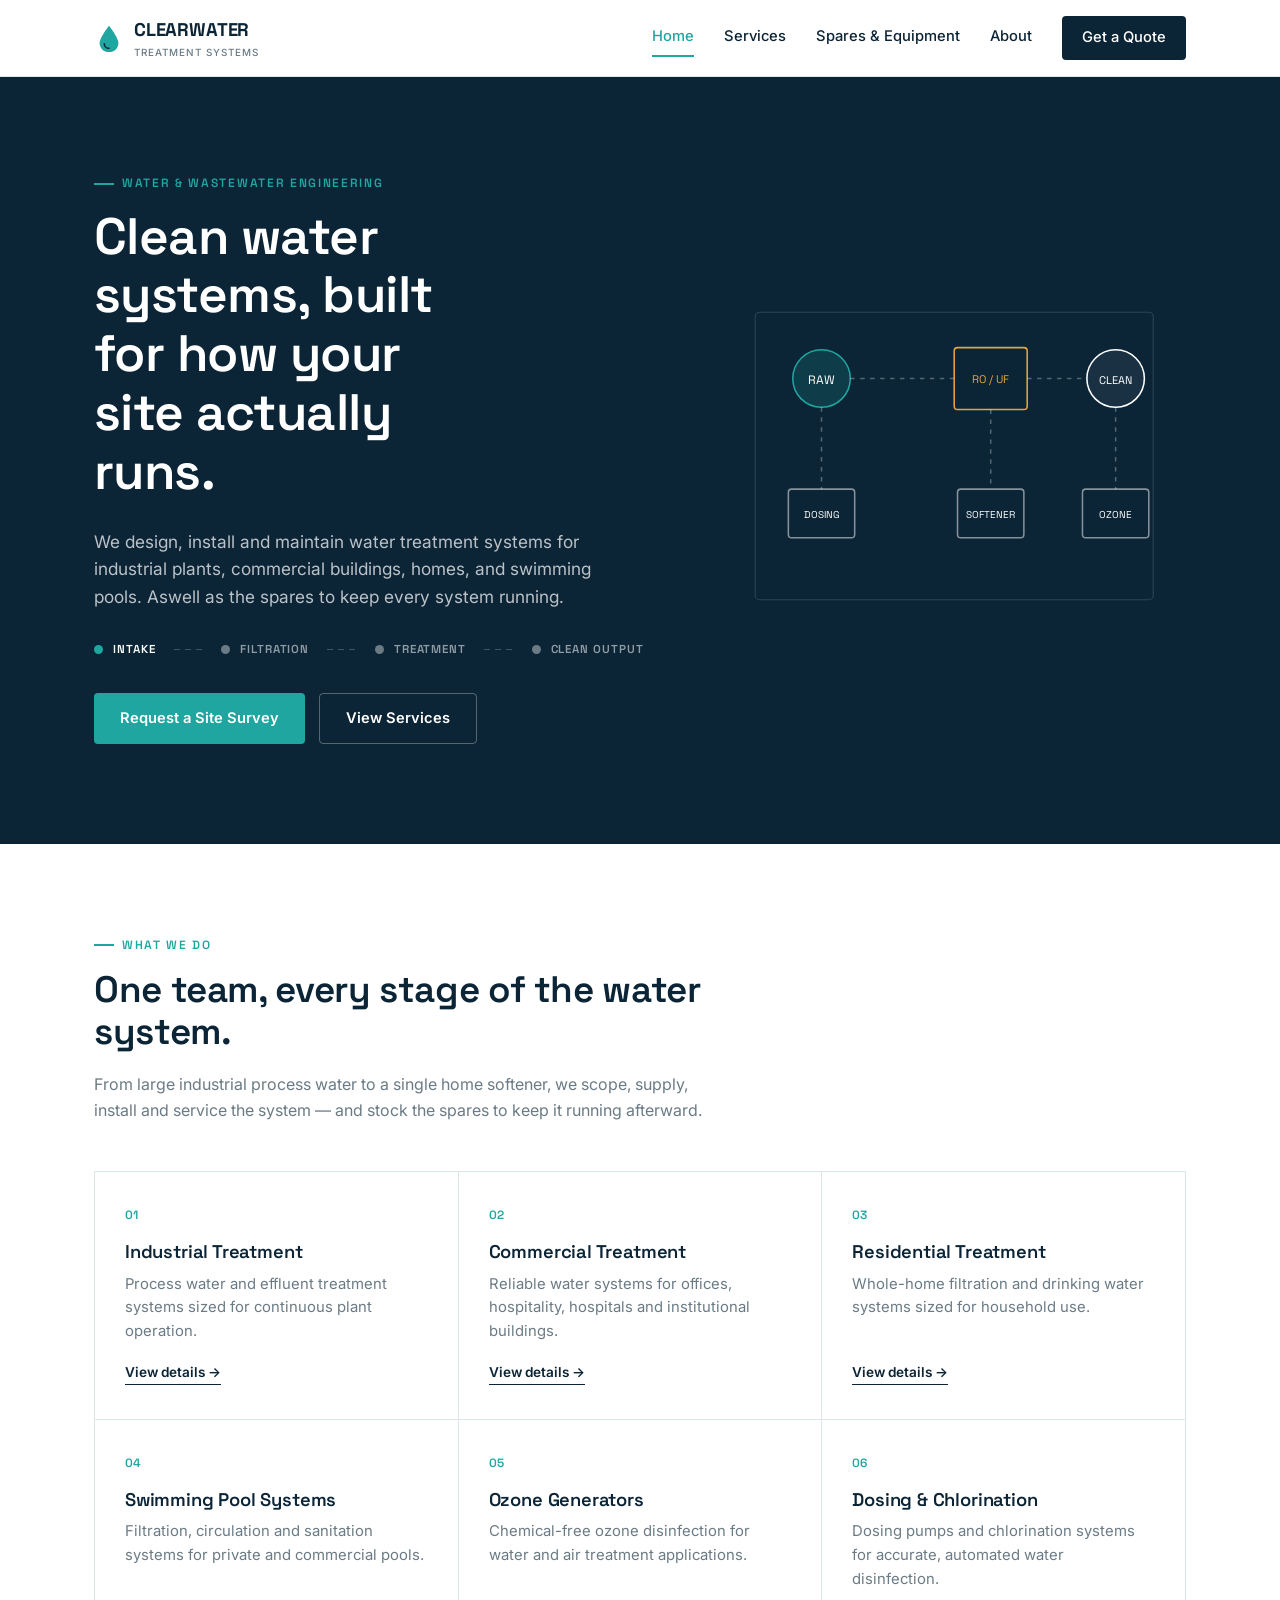
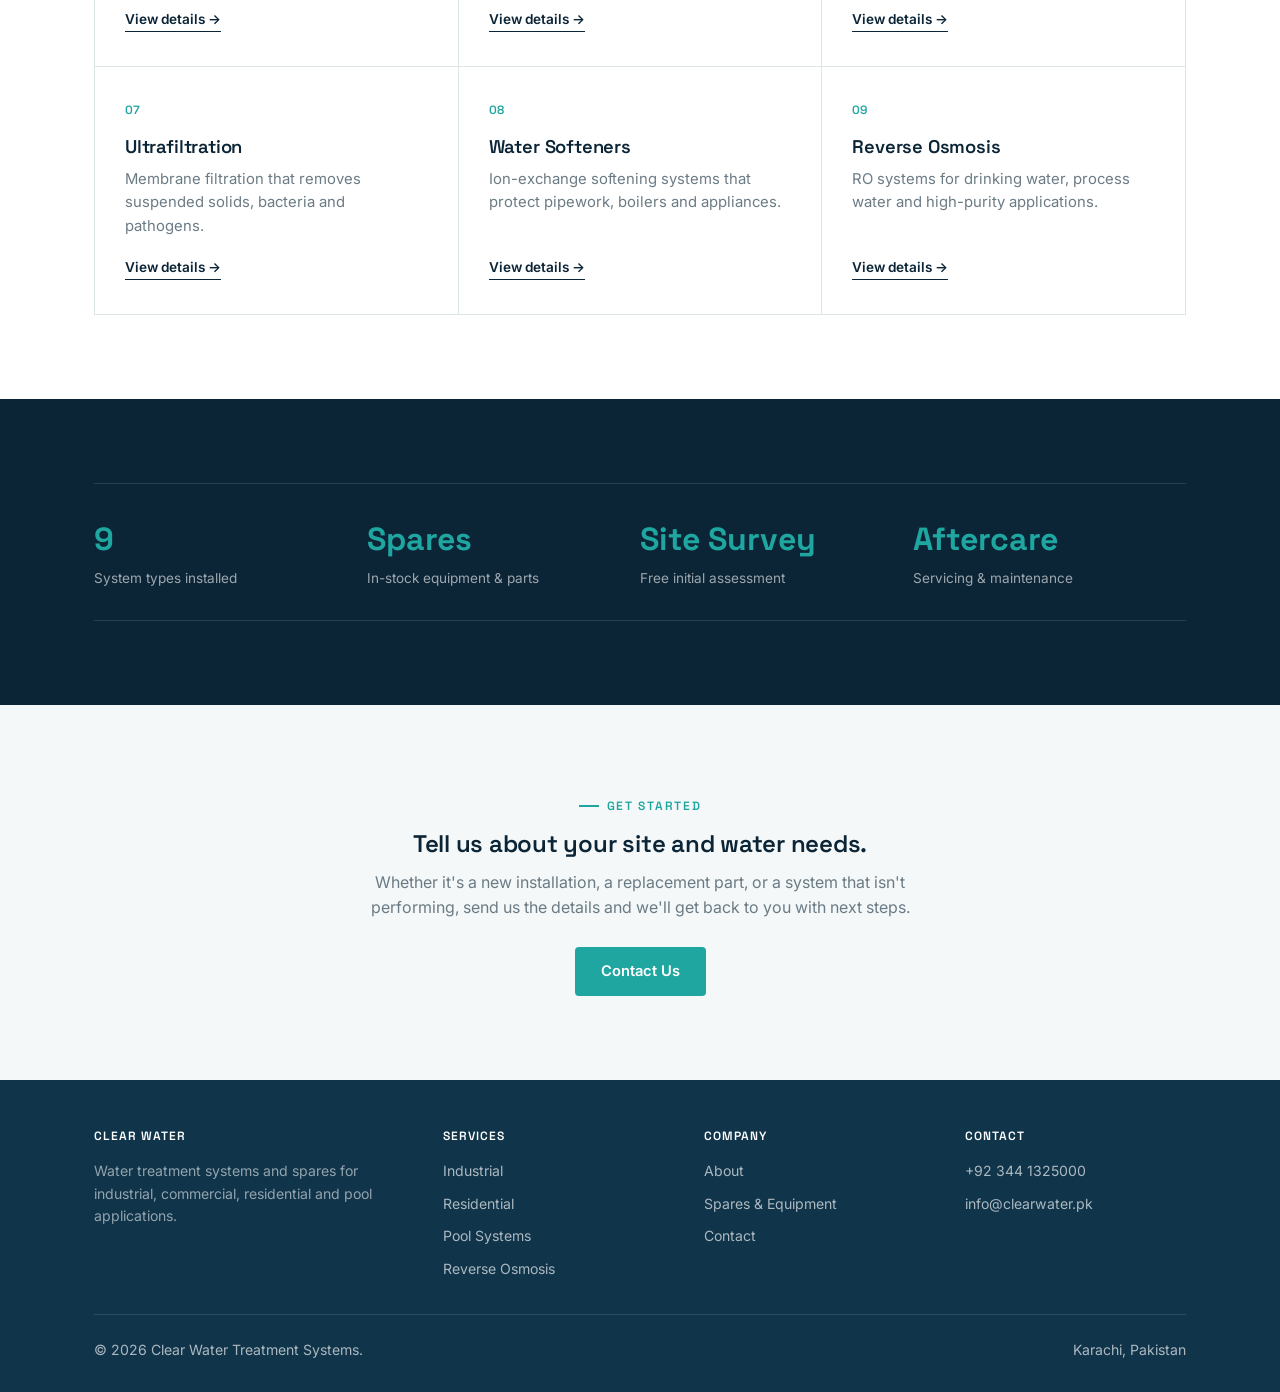
<file: index.html>
<!DOCTYPE html>
<html lang="en">
<head>
<meta charset="UTF-8">
<meta name="viewport" content="width=device-width, initial-scale=1.0">
<title>Home | Clear Water Treatment Systems</title>
<meta name="description" content="Industrial, commercial and residential water treatment systems — RO, ultrafiltration, water softeners, ozone generators, dosing pumps and spares.">
<link rel="preconnect" href="https://fonts.googleapis.com">
<link href="https://fonts.googleapis.com/css2?family=Space+Grotesk:wght@500;600;700&family=Inter:wght@400;500;600&display=swap" rel="stylesheet">
<link rel="stylesheet" href="assets/styles.css">
</head>
<body>

<header class="site-header">
  <div class="wrap">
    <a href="index.html" class="logo">
      <svg class="logo-mark" viewBox="0 0 32 32" fill="none" xmlns="http://www.w3.org/2000/svg">
        <path d="M16 3C16 3 6 15.5 6 21.5C6 27.02 10.48 31 16 31C21.52 31 26 27.02 26 21.5C26 15.5 16 3 16 3Z" fill="#1FA6A0"/>
        <path d="M11 22C11 25 13.2 27 16 27" stroke="#0B2436" stroke-width="1.6" stroke-linecap="round"/>
      </svg>
      <span>CLEARWATER<small>Treatment Systems</small></span>
    </a>
    <nav class="main-nav" id="mainNav">
      <a href="index.html" aria-current="page">Home</a>
      <a href="services.html">Services</a>
      <a href="spares.html">Spares &amp; Equipment</a>
      <a href="about.html">About</a>
      <a href="contact.html" class="nav-cta">Get a Quote</a>
    </nav>
    <button class="nav-toggle" aria-label="Toggle menu" aria-expanded="false">
      <span></span><span></span><span></span>
    </button>
  </div>
</header>

<section class="hero">
  <div class="wrap hero-grid">
    <div>
      <p class="eyebrow">Water &amp; Wastewater Engineering</p>
      <h1>Clean water systems, built for how your site actually runs.</h1>
      <p class="lead">We design, install and maintain water treatment systems for industrial plants, commercial buildings, homes, and swimming pools. Aswell as the spares to keep every system running.</p>

      <div class="flow-stages" aria-hidden="true">
        <div class="flow-stage is-active"><span class="dot"></span><span>Intake</span></div>
        <div class="flow-connector"></div>
        <div class="flow-stage"><span class="dot"></span><span>Filtration</span></div>
        <div class="flow-connector"></div>
        <div class="flow-stage"><span class="dot"></span><span>Treatment</span></div>
        <div class="flow-connector"></div>
        <div class="flow-stage"><span class="dot"></span><span>Clean Output</span></div>
      </div>

      <div class="btn-row">
        <a href="contact.html" class="btn btn-primary">Request a Site Survey</a>
        <a href="services.html" class="btn btn-ghost">View Services</a>
      </div>
    </div>

    <svg class="hero-diagram" viewBox="0 0 420 340" xmlns="http://www.w3.org/2000/svg">
      <rect x="30" y="40" width="360" height="260" rx="4" fill="none" stroke="rgba(255,255,255,0.14)"/>
      <circle cx="90" cy="100" r="26" fill="rgba(31,166,160,0.18)"/>
      <circle cx="90" cy="100" r="26" stroke="#1FA6A0" stroke-width="1.4" fill="none"/>
      <text x="90" y="105" fill="#fff" font-family="Space Grotesk, sans-serif" font-size="11" text-anchor="middle">RAW</text>
      <path d="M116 100 H 210" stroke="rgba(255,255,255,0.3)" stroke-width="1.4" stroke-dasharray="4 5"/>
      <rect x="210" y="72" width="66" height="56" rx="3" fill="none" stroke="#E8A33D" stroke-width="1.4"/>
      <text x="243" y="104" fill="#E8A33D" font-family="Space Grotesk, sans-serif" font-size="10" text-anchor="middle">RO / UF</text>
      <path d="M276 100 H 330" stroke="rgba(255,255,255,0.3)" stroke-width="1.4" stroke-dasharray="4 5"/>
      <circle cx="356" cy="100" r="26" fill="rgba(255,255,255,0.06)"/>
      <circle cx="356" cy="100" r="26" stroke="#fff" stroke-width="1.4" fill="none"/>
      <text x="356" y="105" fill="#fff" font-family="Space Grotesk, sans-serif" font-size="10" text-anchor="middle">CLEAN</text>

      <path d="M90 126 V 200" stroke="rgba(255,255,255,0.3)" stroke-width="1.4" stroke-dasharray="4 5"/>
      <rect x="60" y="200" width="60" height="44" rx="3" fill="none" stroke="rgba(255,255,255,0.5)" stroke-width="1.4"/>
      <text x="90" y="226" fill="#fff" font-family="Space Grotesk, sans-serif" font-size="9" text-anchor="middle">DOSING</text>

      <path d="M243 128 V 200" stroke="rgba(255,255,255,0.3)" stroke-width="1.4" stroke-dasharray="4 5"/>
      <rect x="213" y="200" width="60" height="44" rx="3" fill="none" stroke="rgba(255,255,255,0.5)" stroke-width="1.4"/>
      <text x="243" y="226" fill="#fff" font-family="Space Grotesk, sans-serif" font-size="9" text-anchor="middle">SOFTENER</text>

      <path d="M356 126 V 200" stroke="rgba(255,255,255,0.3)" stroke-width="1.4" stroke-dasharray="4 5"/>
      <rect x="326" y="200" width="60" height="44" rx="3" fill="none" stroke="rgba(255,255,255,0.5)" stroke-width="1.4"/>
      <text x="356" y="226" fill="#fff" font-family="Space Grotesk, sans-serif" font-size="9" text-anchor="middle">OZONE</text>
    </svg>
  </div>
</section>

<section class="section-light">
  <div class="wrap">
    <div class="section-head">
      <p class="eyebrow">What We Do</p>
      <h2>One team, every stage of the water system.</h2>
      <p>From large industrial process water to a single home softener, we scope, supply, install and service the system — and stock the spares to keep it running afterward.</p>
    </div>

    <div class="svc-grid">
      <div class="svc-card">
        <span class="num">01</span>
        <h3>Industrial Treatment</h3>
        <p>Process water and effluent treatment systems sized for continuous plant operation.</p>
        <a class="more" href="services.html#industrial">View details →</a>
      </div>
      <div class="svc-card">
        <span class="num">02</span>
        <h3>Commercial Treatment</h3>
        <p>Reliable water systems for offices, hospitality, hospitals and institutional buildings.</p>
        <a class="more" href="services.html#commercial">View details →</a>
      </div>
      <div class="svc-card">
        <span class="num">03</span>
        <h3>Residential Treatment</h3>
        <p>Whole-home filtration and drinking water systems sized for household use.</p>
        <a class="more" href="services.html#residential">View details →</a>
      </div>
      <div class="svc-card">
        <span class="num">04</span>
        <h3>Swimming Pool Systems</h3>
        <p>Filtration, circulation and sanitation systems for private and commercial pools.</p>
        <a class="more" href="services.html#pool">View details →</a>
      </div>
      <div class="svc-card">
        <span class="num">05</span>
        <h3>Ozone Generators</h3>
        <p>Chemical-free ozone disinfection for water and air treatment applications.</p>
        <a class="more" href="services.html#ozone">View details →</a>
      </div>
      <div class="svc-card">
        <span class="num">06</span>
        <h3>Dosing &amp; Chlorination</h3>
        <p>Dosing pumps and chlorination systems for accurate, automated water disinfection.</p>
        <a class="more" href="services.html#dosing">View details →</a>
      </div>
      <div class="svc-card">
        <span class="num">07</span>
        <h3>Ultrafiltration</h3>
        <p>Membrane filtration that removes suspended solids, bacteria and pathogens.</p>
        <a class="more" href="services.html#uf">View details →</a>
      </div>
      <div class="svc-card">
        <span class="num">08</span>
        <h3>Water Softeners</h3>
        <p>Ion-exchange softening systems that protect pipework, boilers and appliances.</p>
        <a class="more" href="services.html#softener">View details →</a>
      </div>
      <div class="svc-card">
        <span class="num">09</span>
        <h3>Reverse Osmosis</h3>
        <p>RO systems for drinking water, process water and high-purity applications.</p>
        <a class="more" href="services.html#ro">View details →</a>
      </div>
    </div>
  </div>
</section>

<section class="section-dark">
  <div class="wrap">
    <div class="stats">
      <div class="stat"><b>9</b><span>System types installed</span></div>
      <div class="stat"><b>Spares</b><span>In-stock equipment &amp; parts</span></div>
      <div class="stat"><b>Site Survey</b><span>Free initial assessment</span></div>
      <div class="stat"><b>Aftercare</b><span>Servicing &amp; maintenance</span></div>
    </div>
  </div>
</section>

<section class="section-mist">
  <div class="wrap" style="text-align:center; max-width:640px; margin:0 auto;">
    <p class="eyebrow" style="justify-content:center;">Get Started</p>
    <h2>Tell us about your site and water needs.</h2>
    <p>Whether it's a new installation, a replacement part, or a system that isn't performing, send us the details and we'll get back to you with next steps.</p>
    <a href="contact.html" class="btn btn-primary" style="margin-top:10px;">Contact Us</a>
  </div>
</section>

<footer class="site-footer">
  <div class="wrap">
    <div class="footer-grid">
      <div>
        <h4>Clear Water</h4>
        <p style="color:rgba(255,255,255,0.55); font-size:0.88rem; max-width:32ch;">Water treatment systems and spares for industrial, commercial, residential and pool applications.</p>
      </div>
      <div>
        <h4>Services</h4>
        <ul>
          <li><a href="services.html#industrial">Industrial</a></li>
          <li><a href="services.html#residential">Residential</a></li>
          <li><a href="services.html#pool">Pool Systems</a></li>
          <li><a href="services.html#ro">Reverse Osmosis</a></li>
        </ul>
      </div>
      <div>
        <h4>Company</h4>
        <ul>
          <li><a href="about.html">About</a></li>
          <li><a href="spares.html">Spares &amp; Equipment</a></li>
          <li><a href="contact.html">Contact</a></li>
        </ul>
      </div>
      <div>
        <h4>Contact</h4>
        <ul>
          <li><a href="tel:+920000000000">+92 344 1325000</a></li>
          <li><a href="mailto:info@yourdomain.com">info@clearwater.pk</a></li>
        </ul>
      </div>
    </div>
    <div class="footer-bottom">
      <span>© 2026 Clear Water Treatment Systems.</span>
      <span>Karachi, Pakistan</span>
    </div>
  </div>
</footer>

<script src="assets/script.js"></script>
</body>
</html>
</file>
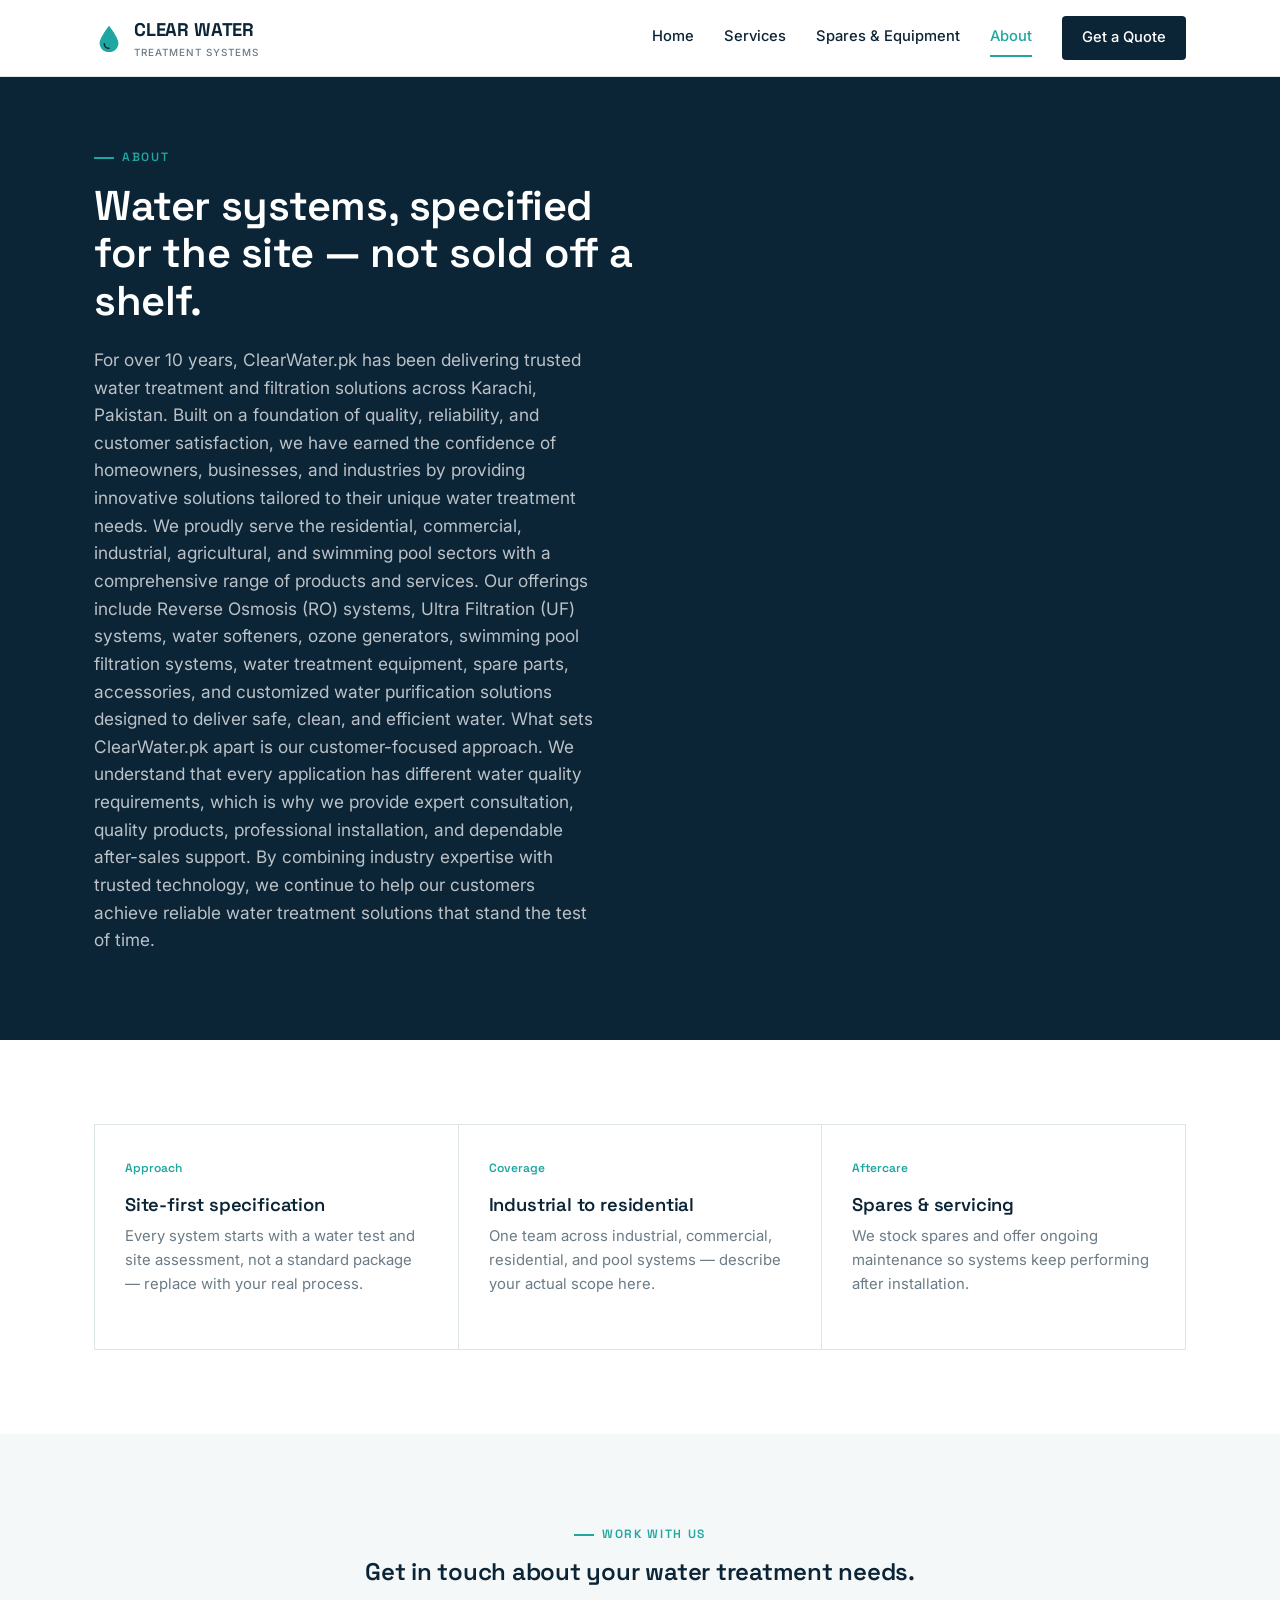
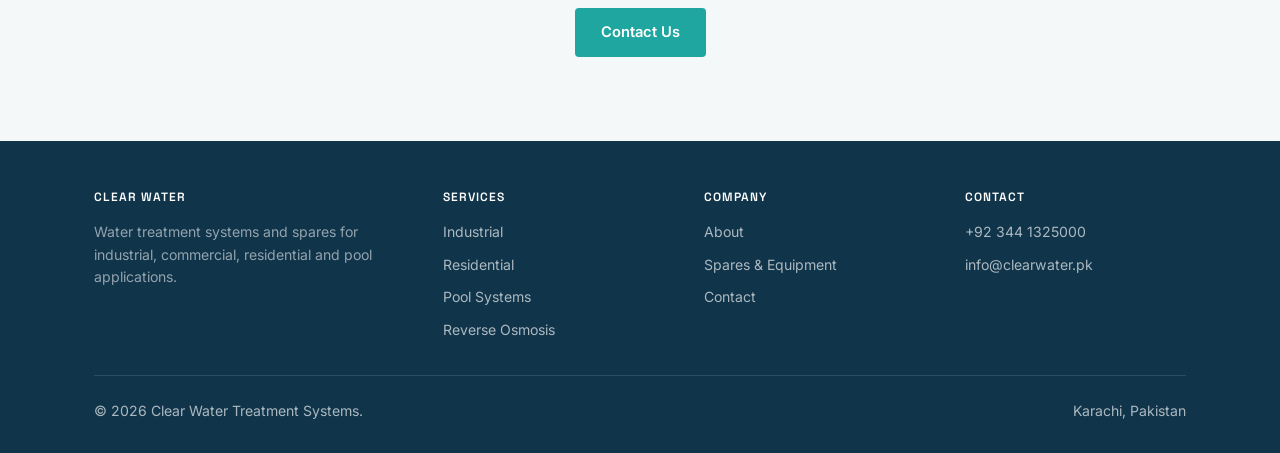
<file: about.html>
<!DOCTYPE html>
<html lang="en">
<head>
<meta charset="UTF-8">
<meta name="viewport" content="width=device-width, initial-scale=1.0">
<title>About | Clear Water Treatment Systems</title>
<meta name="description" content="About Aqualine — water treatment system design, installation and servicing.">
<link rel="preconnect" href="https://fonts.googleapis.com">
<link href="https://fonts.googleapis.com/css2?family=Space+Grotesk:wght@500;600;700&family=Inter:wght@400;500;600&display=swap" rel="stylesheet">
<link rel="stylesheet" href="assets/styles.css">
</head>
<body>

<header class="site-header">
  <div class="wrap">
    <a href="index.html" class="logo">
      <svg class="logo-mark" viewBox="0 0 32 32" fill="none" xmlns="http://www.w3.org/2000/svg">
        <path d="M16 3C16 3 6 15.5 6 21.5C6 27.02 10.48 31 16 31C21.52 31 26 27.02 26 21.5C26 15.5 16 3 16 3Z" fill="#1FA6A0"/>
        <path d="M11 22C11 25 13.2 27 16 27" stroke="#0B2436" stroke-width="1.6" stroke-linecap="round"/>
      </svg>
      <span>CLEAR WATER<small>Treatment Systems</small></span>
    </a>
    <nav class="main-nav" id="mainNav">
      <a href="index.html">Home</a>
      <a href="services.html">Services</a>
      <a href="spares.html">Spares &amp; Equipment</a>
      <a href="about.html" aria-current="page">About</a>
      <a href="contact.html" class="nav-cta">Get a Quote</a>
    </nav>
    <button class="nav-toggle" aria-label="Toggle menu" aria-expanded="false">
      <span></span><span></span><span></span>
    </button>
  </div>
</header>

<section class="hero" style="padding:64px 0 56px;">
  <div class="wrap">
    <p class="eyebrow">About</p>
    <h1 style="max-width:20ch; font-size:clamp(1.9rem,3.4vw,2.6rem);">Water systems, specified for the site — not sold off a shelf.</h1>
    <p class="lead">For over 10 years, ClearWater.pk has been delivering trusted water treatment and filtration solutions across Karachi, Pakistan. Built on a foundation of quality, reliability, and customer satisfaction, we have earned the confidence of homeowners, businesses, and industries by providing innovative solutions tailored to their unique water treatment needs.

We proudly serve the residential, commercial, industrial, agricultural, and swimming pool sectors with a comprehensive range of products and services. Our offerings include Reverse Osmosis (RO) systems, Ultra Filtration (UF) systems, water softeners, ozone generators, swimming pool filtration systems, water treatment equipment, spare parts, accessories, and customized water purification solutions designed to deliver safe, clean, and efficient water.

What sets ClearWater.pk apart is our customer-focused approach. We understand that every application has different water quality requirements, which is why we provide expert consultation, quality products, professional installation, and dependable after-sales support. By combining industry expertise with trusted technology, we continue to help our customers achieve reliable water treatment solutions that stand the test of time.</p>
  </div>
</section>

<section class="section-light">
  <div class="wrap">
    <div class="svc-grid" style="grid-template-columns:repeat(3,1fr);">
      <div class="svc-card">
        <span class="num">Approach</span>
        <h3>Site-first specification</h3>
        <p>Every system starts with a water test and site assessment, not a standard package — replace with your real process.</p>
      </div>
      <div class="svc-card">
        <span class="num">Coverage</span>
        <h3>Industrial to residential</h3>
        <p>One team across industrial, commercial, residential, and pool systems — describe your actual scope here.</p>
      </div>
      <div class="svc-card">
        <span class="num">Aftercare</span>
        <h3>Spares &amp; servicing</h3>
        <p>We stock spares and offer ongoing maintenance so systems keep performing after installation.</p>
      </div>
    </div>
  </div>
</section>

<section class="section-mist">
  <div class="wrap" style="text-align:center; max-width:640px; margin:0 auto;">
    <p class="eyebrow" style="justify-content:center;">Work With Us</p>
    <h2>Get in touch about your water treatment needs.</h2>
    <a href="contact.html" class="btn btn-primary" style="margin-top:10px;">Contact Us</a>
  </div>
</section>

<footer class="site-footer">
  <div class="wrap">
    <div class="footer-grid">
      <div>
        <h4>Clear Water</h4>
        <p style="color:rgba(255,255,255,0.55); font-size:0.88rem; max-width:32ch;">Water treatment systems and spares for industrial, commercial, residential and pool applications.</p>
      </div>
      <div>
        <h4>Services</h4>
        <ul>
          <li><a href="services.html#industrial">Industrial</a></li>
          <li><a href="services.html#residential">Residential</a></li>
          <li><a href="services.html#pool">Pool Systems</a></li>
          <li><a href="services.html#ro">Reverse Osmosis</a></li>
        </ul>
      </div>
      <div>
        <h4>Company</h4>
        <ul>
          <li><a href="about.html">About</a></li>
          <li><a href="spares.html">Spares &amp; Equipment</a></li>
          <li><a href="contact.html">Contact</a></li>
        </ul>
      </div>
      <div>
        <h4>Contact</h4>
        <ul>
          <li><a href="tel:+920000000000">+92 344 1325000</a></li>
          <li><a href="mailto:info@yourdomain.com">info@clearwater.pk</a></li>
        </ul>
      </div>
    </div>
    <div class="footer-bottom">
      <span>© 2026 Clear Water Treatment Systems.</span>
      <span>Karachi, Pakistan</span>
    </div>
  </div>
</footer>

<script src="assets/script.js"></script>
</body>
</html>
</file>
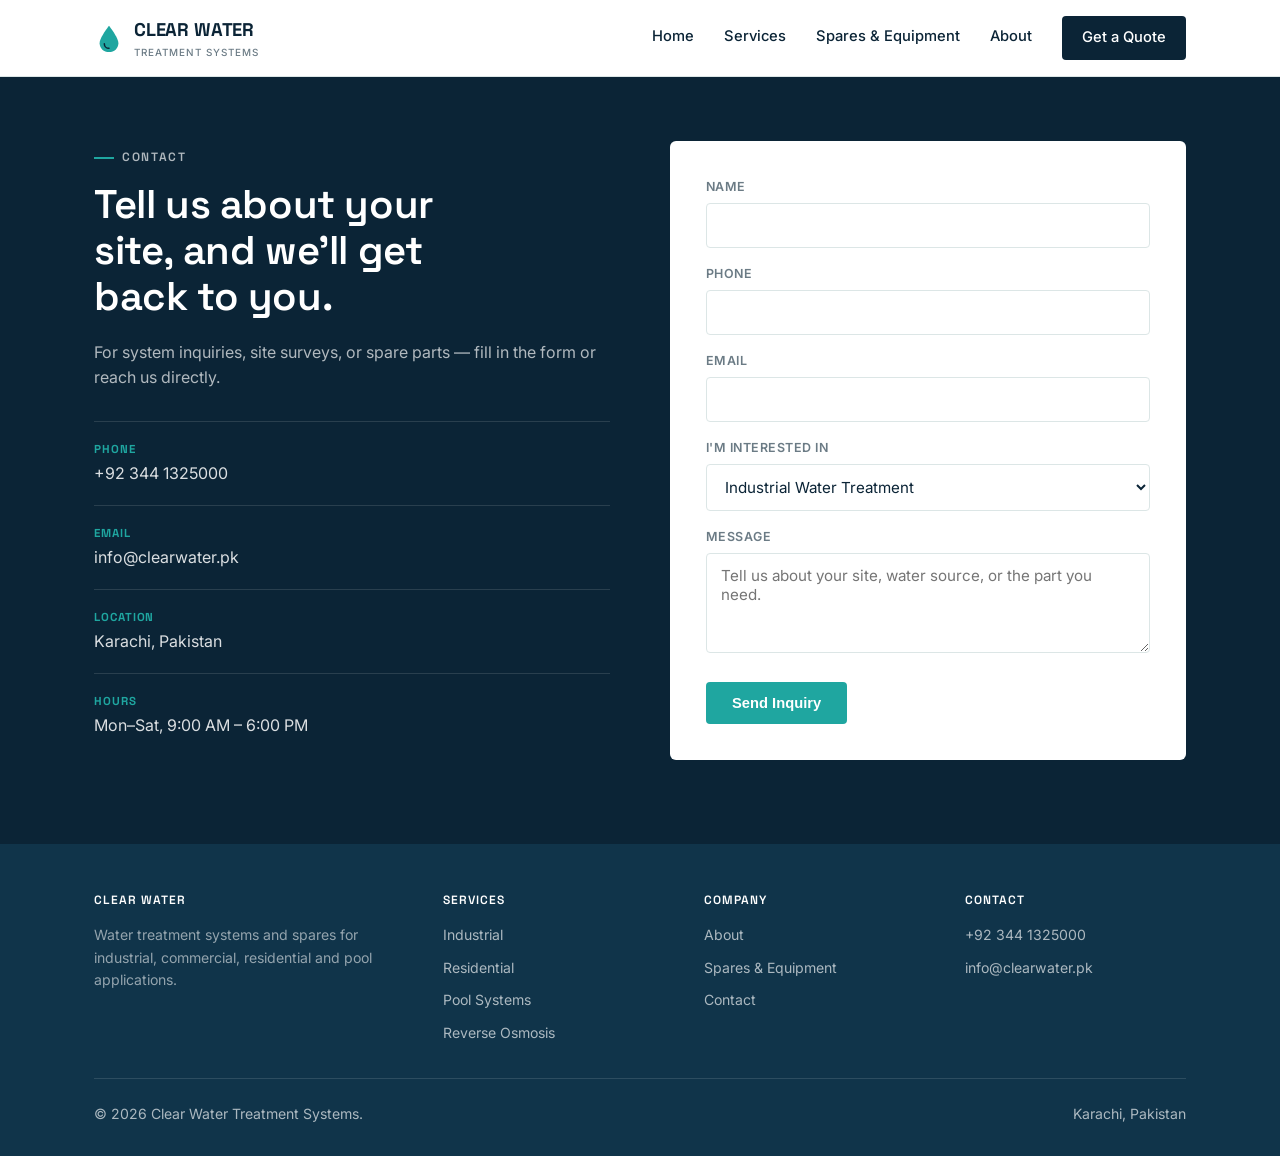
<file: contact.html>
<!DOCTYPE html>
<html lang="en">
<head>
<meta charset="UTF-8">
<meta name="viewport" content="width=device-width, initial-scale=1.0">
<title>Contact | Clear Water Treatment Systems</title>
<meta name="description" content="Get in touch for a site survey, quote, or spare parts inquiry.">
<link rel="preconnect" href="https://fonts.googleapis.com">
<link href="https://fonts.googleapis.com/css2?family=Space+Grotesk:wght@500;600;700&family=Inter:wght@400;500;600&display=swap" rel="stylesheet">
<link rel="stylesheet" href="assets/styles.css">
</head>
<body>

<header class="site-header">
  <div class="wrap">
    <a href="index.html" class="logo">
      <svg class="logo-mark" viewBox="0 0 32 32" fill="none" xmlns="http://www.w3.org/2000/svg">
        <path d="M16 3C16 3 6 15.5 6 21.5C6 27.02 10.48 31 16 31C21.52 31 26 27.02 26 21.5C26 15.5 16 3 16 3Z" fill="#1FA6A0"/>
        <path d="M11 22C11 25 13.2 27 16 27" stroke="#0B2436" stroke-width="1.6" stroke-linecap="round"/>
      </svg>
      <span>CLEAR WATER<small>Treatment Systems</small></span>
    </a>
    <nav class="main-nav" id="mainNav">
      <a href="index.html">Home</a>
      <a href="services.html">Services</a>
      <a href="spares.html">Spares &amp; Equipment</a>
      <a href="about.html">About</a>
      <a href="contact.html" class="nav-cta" aria-current="page">Get a Quote</a>
    </nav>
    <button class="nav-toggle" aria-label="Toggle menu" aria-expanded="false">
      <span></span><span></span><span></span>
    </button>
  </div>
</header>

<section class="section-dark" style="padding-top:64px;">
  <div class="wrap contact-grid">
    <div>
      <p class="eyebrow">Contact</p>
      <h1 style="color:#fff; font-size:clamp(1.9rem,3.4vw,2.5rem); max-width:16ch;">Tell us about your site, and we'll get back to you.</h1>
      <p>For system inquiries, site surveys, or spare parts — fill in the form or reach us directly.</p>

      <ul class="contact-list">
        <li><b>Phone</b><span><a href="tel:+920000000000">+92 344 1325000</a></span></li>
        <li><b>Email</b><span><a href="mailto:info@yourdomain.com">info@clearwater.pk</a></span></li>
        <li><b>Location</b><span>Karachi, Pakistan</span></li>
        <li><b>Hours</b><span>Mon–Sat, 9:00 AM – 6:00 PM</span></li>
      </ul>
    </div>

    <div style="background:#fff; padding:36px; border-radius:6px;">
      <form class="inquiry" action="#" method="POST">
        <div>
          <label for="name">Name</label>
          <input type="text" id="name" name="name" required>
        </div>
        <div>
          <label for="phone">Phone</label>
          <input type="tel" id="phone" name="phone" required>
        </div>
        <div>
          <label for="email">Email</label>
          <input type="email" id="email" name="email">
        </div>
        <div>
          <label for="interest">I'm interested in</label>
          <select id="interest" name="interest">
            <option>Industrial Water Treatment</option>
            <option>Commercial Water Treatment</option>
            <option>Residential Water Treatment</option>
            <option>Swimming Pool Systems</option>
            <option>Ozone Generators</option>
            <option>Dosing Pumps / Chlorination</option>
            <option>Ultrafiltration</option>
            <option>Water Softeners</option>
            <option>Reverse Osmosis</option>
            <option>Spares / Equipment</option>
            <option>Other</option>
          </select>
        </div>
        <div>
          <label for="message">Message</label>
          <textarea id="message" name="message" placeholder="Tell us about your site, water source, or the part you need."></textarea>
        </div>
        <button type="submit" class="btn btn-primary">Send Inquiry</button>
      </form>
    </div>
  </div>
</section>

<footer class="site-footer">
  <div class="wrap">
    <div class="footer-grid">
      <div>
        <h4>Clear Water</h4>
        <p style="color:rgba(255,255,255,0.55); font-size:0.88rem; max-width:32ch;">Water treatment systems and spares for industrial, commercial, residential and pool applications.</p>
      </div>
      <div>
        <h4>Services</h4>
        <ul>
          <li><a href="services.html#industrial">Industrial</a></li>
          <li><a href="services.html#residential">Residential</a></li>
          <li><a href="services.html#pool">Pool Systems</a></li>
          <li><a href="services.html#ro">Reverse Osmosis</a></li>
        </ul>
      </div>
      <div>
        <h4>Company</h4>
        <ul>
          <li><a href="about.html">About</a></li>
          <li><a href="spares.html">Spares &amp; Equipment</a></li>
          <li><a href="contact.html">Contact</a></li>
        </ul>
      </div>
      <div>
        <h4>Contact</h4>
        <ul>
          <li><a href="tel:+920000000000">+92 344 1325000</a></li>
          <li><a href="mailto:info@yourdomain.com">info@clearwater.pk</a></li>
        </ul>
      </div>
    </div>
    <div class="footer-bottom">
      <span>© 2026 Clear Water Treatment Systems.</span>
      <span>Karachi, Pakistan</span>
    </div>
  </div>
</footer>

<script src="assets/script.js"></script>
</body>
</html>
</file>
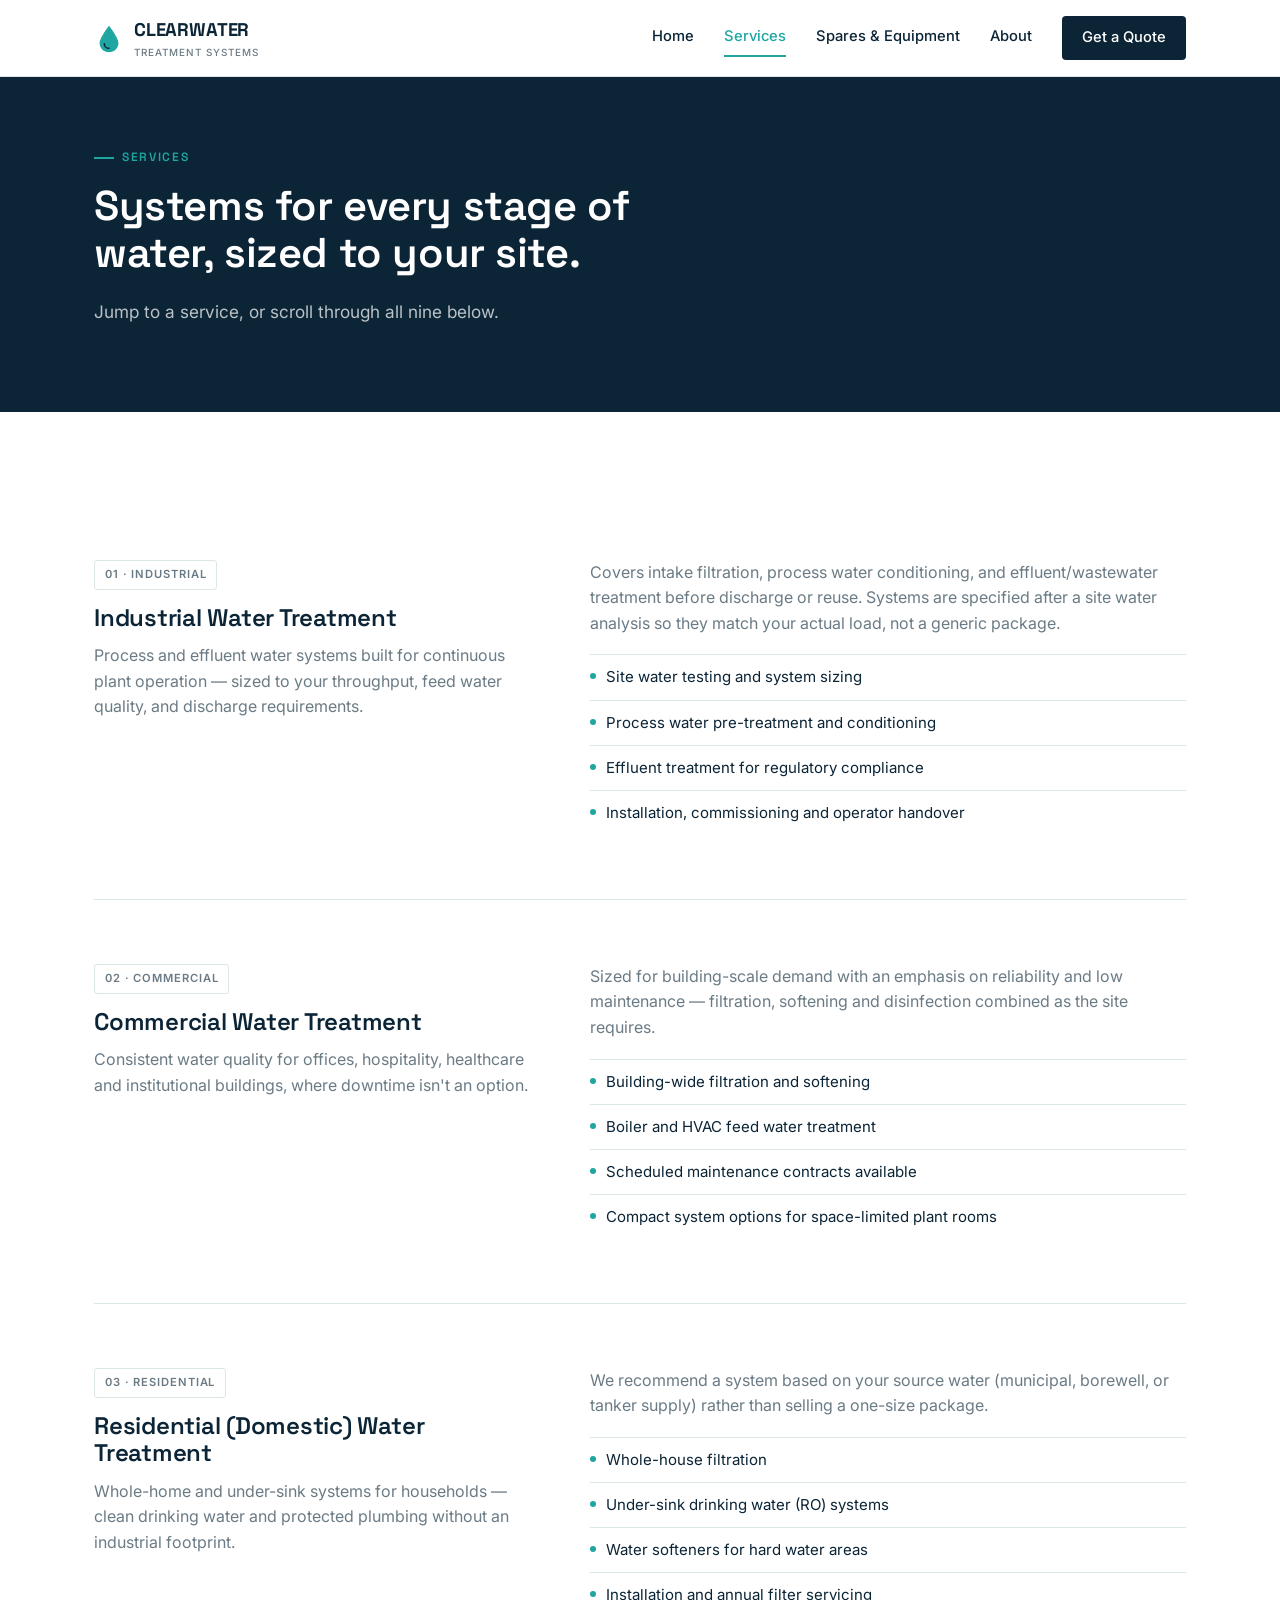
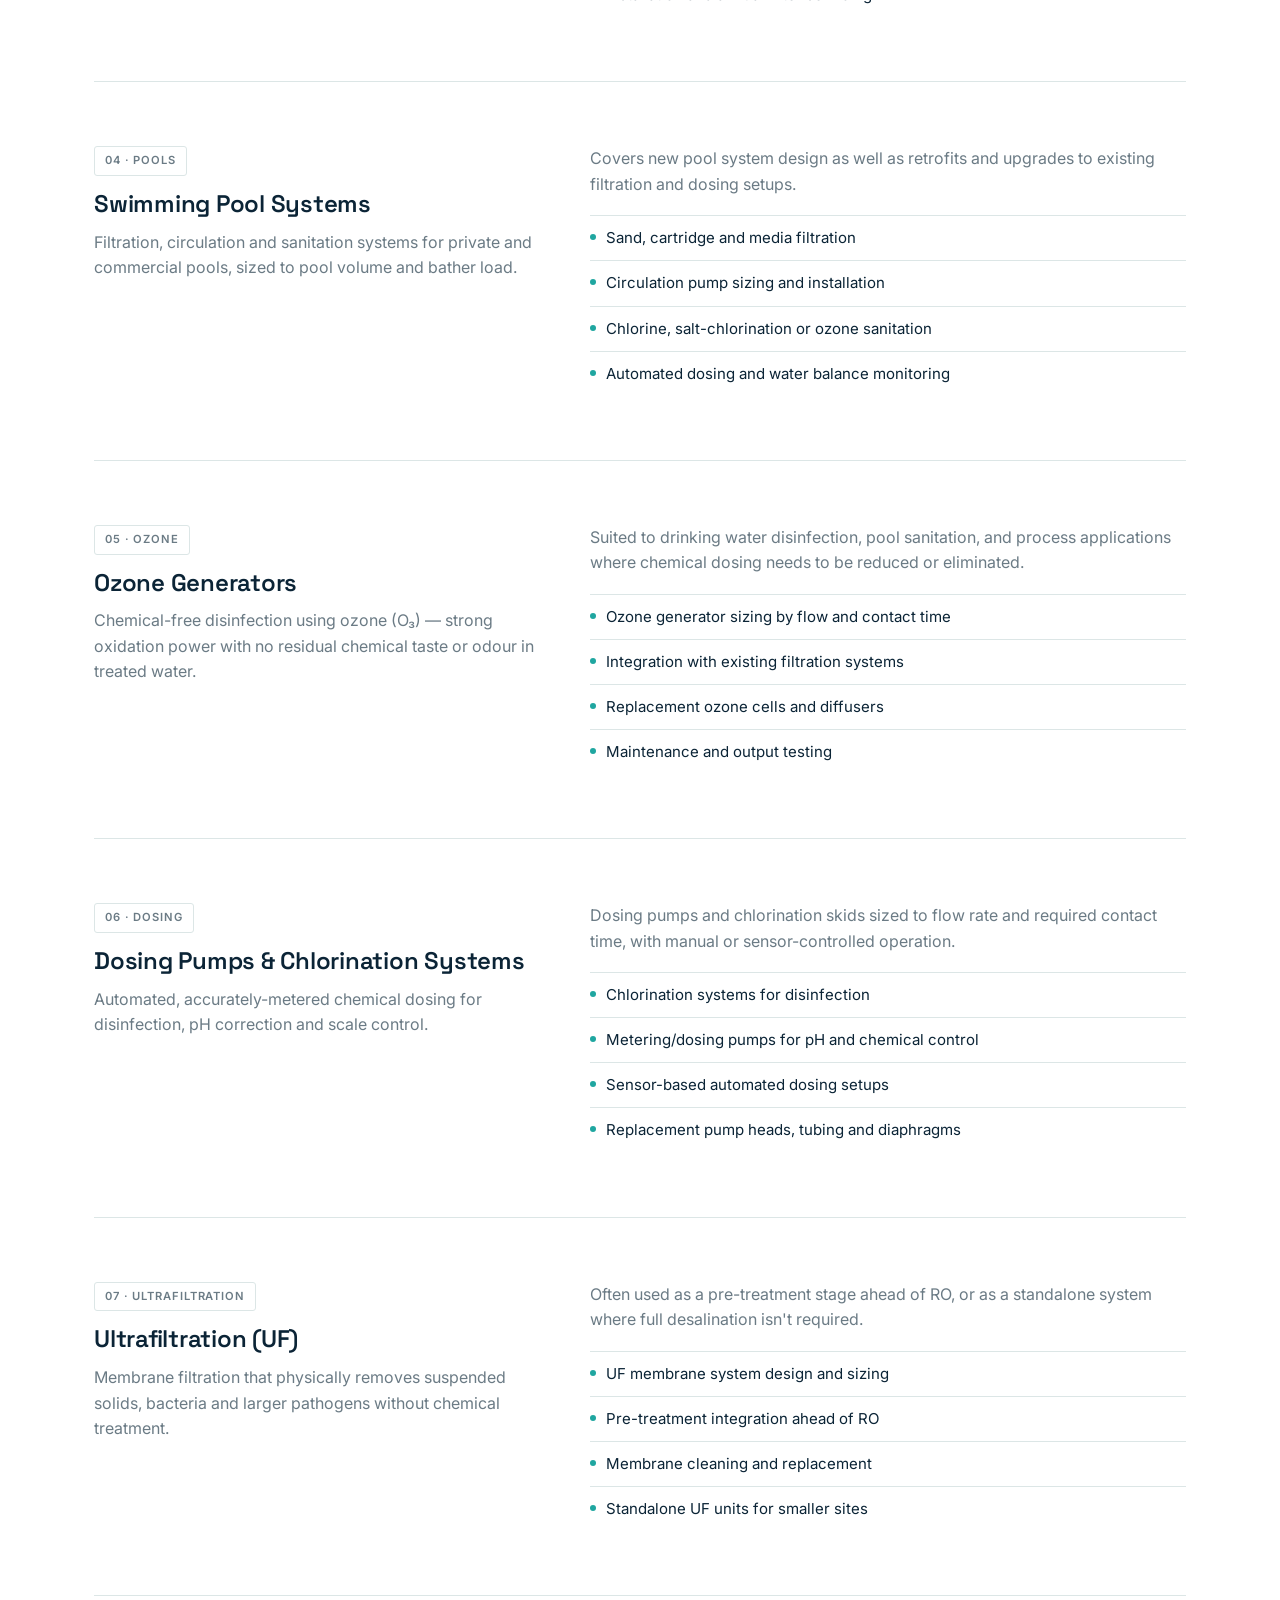
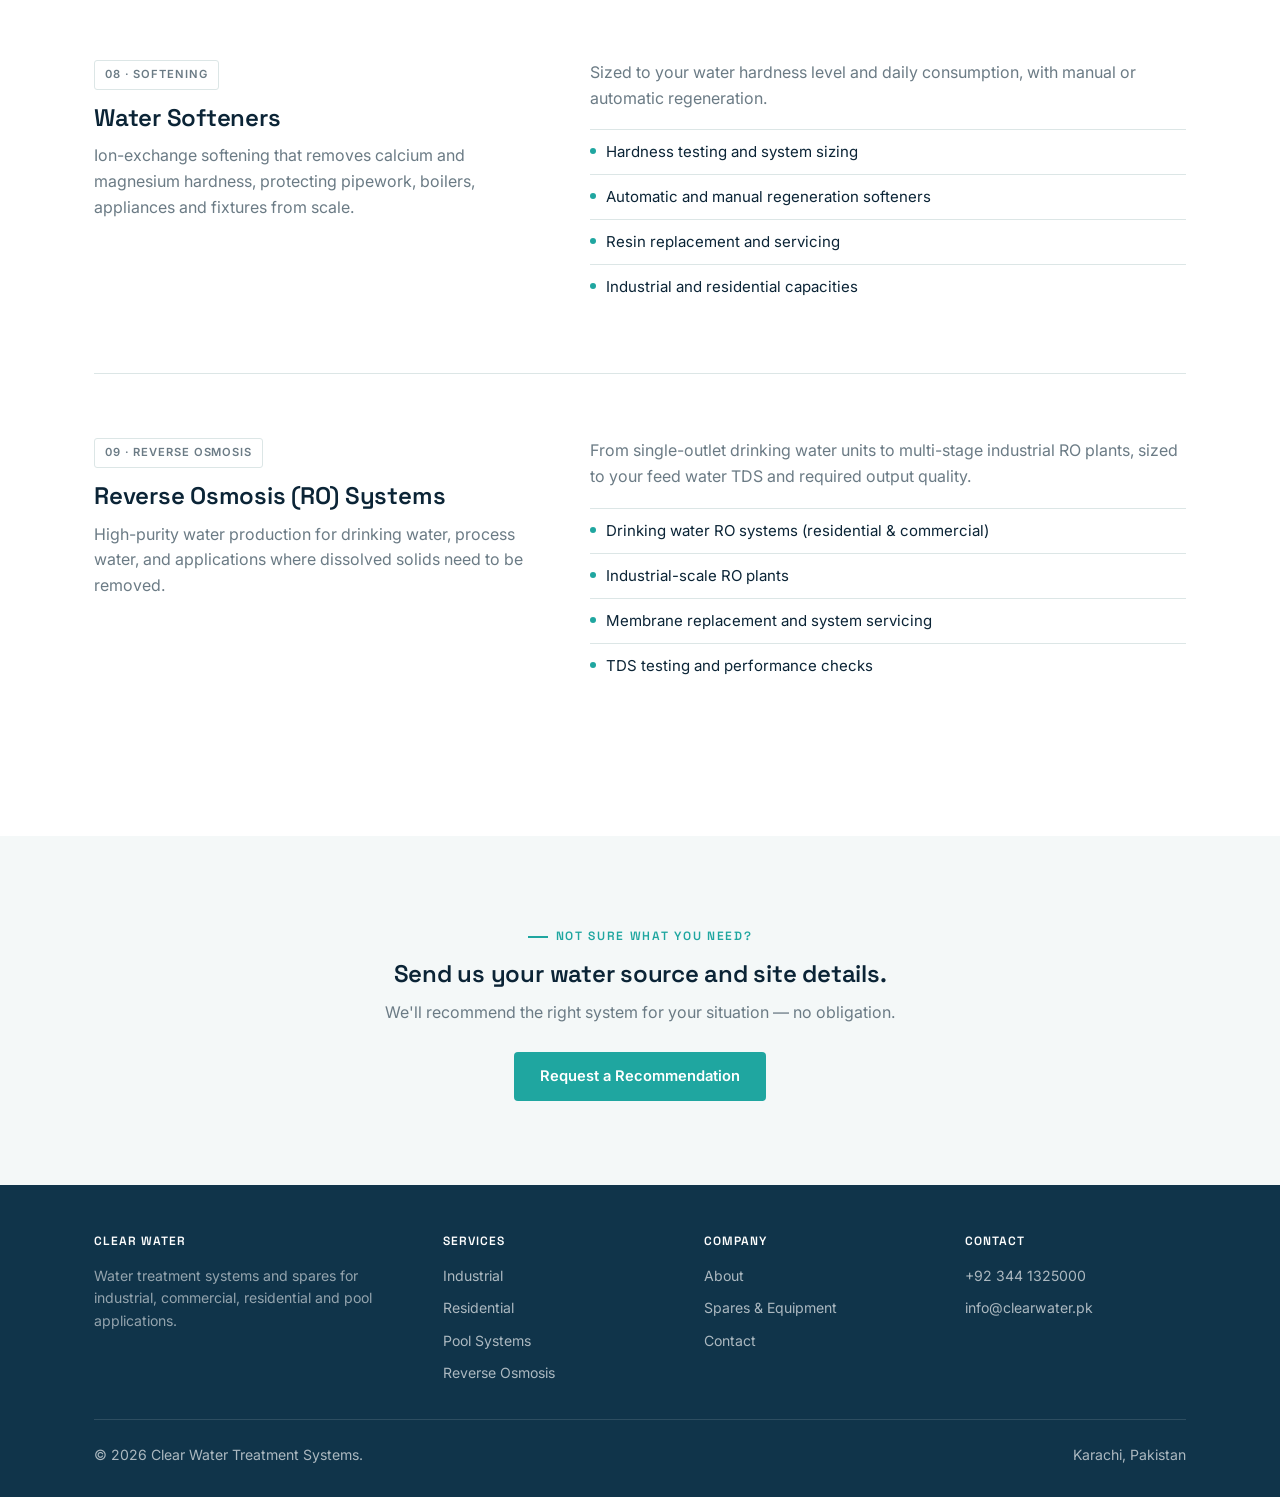
<file: services.html>
<!DOCTYPE html>
<html lang="en">
<head>
<meta charset="UTF-8">
<meta name="viewport" content="width=device-width, initial-scale=1.0">
<title>Services | Clear Water Treatment Systems</title>
<meta name="description" content="Industrial, commercial and residential water treatment, swimming pool systems, ozone generators, dosing pumps, ultrafiltration, water softeners and reverse osmosis.">
<link rel="preconnect" href="https://fonts.googleapis.com">
<link href="https://fonts.googleapis.com/css2?family=Space+Grotesk:wght@500;600;700&family=Inter:wght@400;500;600&display=swap" rel="stylesheet">
<link rel="stylesheet" href="assets/styles.css">
</head>
<body>

<header class="site-header">
  <div class="wrap">
    <a href="index.html" class="logo">
      <svg class="logo-mark" viewBox="0 0 32 32" fill="none" xmlns="http://www.w3.org/2000/svg">
        <path d="M16 3C16 3 6 15.5 6 21.5C6 27.02 10.48 31 16 31C21.52 31 26 27.02 26 21.5C26 15.5 16 3 16 3Z" fill="#1FA6A0"/>
        <path d="M11 22C11 25 13.2 27 16 27" stroke="#0B2436" stroke-width="1.6" stroke-linecap="round"/>
      </svg>
      <span>CLEARWATER<small>Treatment Systems</small></span>
    </a>
    <nav class="main-nav" id="mainNav">
      <a href="index.html">Home</a>
      <a href="services.html" aria-current="page">Services</a>
      <a href="spares.html">Spares &amp; Equipment</a>
      <a href="about.html">About</a>
      <a href="contact.html" class="nav-cta">Get a Quote</a>
    </nav>
    <button class="nav-toggle" aria-label="Toggle menu" aria-expanded="false">
      <span></span><span></span><span></span>
    </button>
  </div>
</header>

<section class="hero" style="padding:64px 0 56px;">
  <div class="wrap">
    <p class="eyebrow">Services</p>
    <h1 style="max-width:20ch; font-size:clamp(1.9rem,3.4vw,2.6rem);">Systems for every stage of water, sized to your site.</h1>
    <p class="lead">Jump to a service, or scroll through all nine below.</p>
  </div>
</section>

<section class="section-light">
  <div class="wrap">

    <div class="svc-detail" id="industrial">
      <div>
        <span class="tag">01 · Industrial</span>
        <h2>Industrial Water Treatment</h2>
        <p>Process and effluent water systems built for continuous plant operation — sized to your throughput, feed water quality, and discharge requirements.</p>
      </div>
      <div>
        <p>Covers intake filtration, process water conditioning, and effluent/wastewater treatment before discharge or reuse. Systems are specified after a site water analysis so they match your actual load, not a generic package.</p>
        <ul>
          <li>Site water testing and system sizing</li>
          <li>Process water pre-treatment and conditioning</li>
          <li>Effluent treatment for regulatory compliance</li>
          <li>Installation, commissioning and operator handover</li>
        </ul>
      </div>
    </div>

    <div class="svc-detail" id="commercial">
      <div>
        <span class="tag">02 · Commercial</span>
        <h2>Commercial Water Treatment</h2>
        <p>Consistent water quality for offices, hospitality, healthcare and institutional buildings, where downtime isn't an option.</p>
      </div>
      <div>
        <p>Sized for building-scale demand with an emphasis on reliability and low maintenance — filtration, softening and disinfection combined as the site requires.</p>
        <ul>
          <li>Building-wide filtration and softening</li>
          <li>Boiler and HVAC feed water treatment</li>
          <li>Scheduled maintenance contracts available</li>
          <li>Compact system options for space-limited plant rooms</li>
        </ul>
      </div>
    </div>

    <div class="svc-detail" id="residential">
      <div>
        <span class="tag">03 · Residential</span>
        <h2>Residential (Domestic) Water Treatment</h2>
        <p>Whole-home and under-sink systems for households — clean drinking water and protected plumbing without an industrial footprint.</p>
      </div>
      <div>
        <p>We recommend a system based on your source water (municipal, borewell, or tanker supply) rather than selling a one-size package.</p>
        <ul>
          <li>Whole-house filtration</li>
          <li>Under-sink drinking water (RO) systems</li>
          <li>Water softeners for hard water areas</li>
          <li>Installation and annual filter servicing</li>
        </ul>
      </div>
    </div>

    <div class="svc-detail" id="pool">
      <div>
        <span class="tag">04 · Pools</span>
        <h2>Swimming Pool Systems</h2>
        <p>Filtration, circulation and sanitation systems for private and commercial pools, sized to pool volume and bather load.</p>
      </div>
      <div>
        <p>Covers new pool system design as well as retrofits and upgrades to existing filtration and dosing setups.</p>
        <ul>
          <li>Sand, cartridge and media filtration</li>
          <li>Circulation pump sizing and installation</li>
          <li>Chlorine, salt-chlorination or ozone sanitation</li>
          <li>Automated dosing and water balance monitoring</li>
        </ul>
      </div>
    </div>

    <div class="svc-detail" id="ozone">
      <div>
        <span class="tag">05 · Ozone</span>
        <h2>Ozone Generators</h2>
        <p>Chemical-free disinfection using ozone (O₃) — strong oxidation power with no residual chemical taste or odour in treated water.</p>
      </div>
      <div>
        <p>Suited to drinking water disinfection, pool sanitation, and process applications where chemical dosing needs to be reduced or eliminated.</p>
        <ul>
          <li>Ozone generator sizing by flow and contact time</li>
          <li>Integration with existing filtration systems</li>
          <li>Replacement ozone cells and diffusers</li>
          <li>Maintenance and output testing</li>
        </ul>
      </div>
    </div>

    <div class="svc-detail" id="dosing">
      <div>
        <span class="tag">06 · Dosing</span>
        <h2>Dosing Pumps &amp; Chlorination Systems</h2>
        <p>Automated, accurately-metered chemical dosing for disinfection, pH correction and scale control.</p>
      </div>
      <div>
        <p>Dosing pumps and chlorination skids sized to flow rate and required contact time, with manual or sensor-controlled operation.</p>
        <ul>
          <li>Chlorination systems for disinfection</li>
          <li>Metering/dosing pumps for pH and chemical control</li>
          <li>Sensor-based automated dosing setups</li>
          <li>Replacement pump heads, tubing and diaphragms</li>
        </ul>
      </div>
    </div>

    <div class="svc-detail" id="uf">
      <div>
        <span class="tag">07 · Ultrafiltration</span>
        <h2>Ultrafiltration (UF)</h2>
        <p>Membrane filtration that physically removes suspended solids, bacteria and larger pathogens without chemical treatment.</p>
      </div>
      <div>
        <p>Often used as a pre-treatment stage ahead of RO, or as a standalone system where full desalination isn't required.</p>
        <ul>
          <li>UF membrane system design and sizing</li>
          <li>Pre-treatment integration ahead of RO</li>
          <li>Membrane cleaning and replacement</li>
          <li>Standalone UF units for smaller sites</li>
        </ul>
      </div>
    </div>

    <div class="svc-detail" id="softener">
      <div>
        <span class="tag">08 · Softening</span>
        <h2>Water Softeners</h2>
        <p>Ion-exchange softening that removes calcium and magnesium hardness, protecting pipework, boilers, appliances and fixtures from scale.</p>
      </div>
      <div>
        <p>Sized to your water hardness level and daily consumption, with manual or automatic regeneration.</p>
        <ul>
          <li>Hardness testing and system sizing</li>
          <li>Automatic and manual regeneration softeners</li>
          <li>Resin replacement and servicing</li>
          <li>Industrial and residential capacities</li>
        </ul>
      </div>
    </div>

    <div class="svc-detail" id="ro">
      <div>
        <span class="tag">09 · Reverse Osmosis</span>
        <h2>Reverse Osmosis (RO) Systems</h2>
        <p>High-purity water production for drinking water, process water, and applications where dissolved solids need to be removed.</p>
      </div>
      <div>
        <p>From single-outlet drinking water units to multi-stage industrial RO plants, sized to your feed water TDS and required output quality.</p>
        <ul>
          <li>Drinking water RO systems (residential &amp; commercial)</li>
          <li>Industrial-scale RO plants</li>
          <li>Membrane replacement and system servicing</li>
          <li>TDS testing and performance checks</li>
        </ul>
      </div>
    </div>

  </div>
</section>

<section class="section-mist">
  <div class="wrap" style="text-align:center; max-width:640px; margin:0 auto;">
    <p class="eyebrow" style="justify-content:center;">Not Sure What You Need?</p>
    <h2>Send us your water source and site details.</h2>
    <p>We'll recommend the right system for your situation — no obligation.</p>
    <a href="contact.html" class="btn btn-primary" style="margin-top:10px;">Request a Recommendation</a>
  </div>
</section>

<footer class="site-footer">
  <div class="wrap">
    <div class="footer-grid">
      <div>
        <h4>Clear Water</h4>
        <p style="color:rgba(255,255,255,0.55); font-size:0.88rem; max-width:32ch;">Water treatment systems and spares for industrial, commercial, residential and pool applications.</p>
      </div>
      <div>
        <h4>Services</h4>
        <ul>
          <li><a href="services.html#industrial">Industrial</a></li>
          <li><a href="services.html#residential">Residential</a></li>
          <li><a href="services.html#pool">Pool Systems</a></li>
          <li><a href="services.html#ro">Reverse Osmosis</a></li>
        </ul>
      </div>
      <div>
        <h4>Company</h4>
        <ul>
          <li><a href="about.html">About</a></li>
          <li><a href="spares.html">Spares &amp; Equipment</a></li>
          <li><a href="contact.html">Contact</a></li>
        </ul>
      </div>
      <div>
        <h4>Contact</h4>
        <ul>
          <li><a href="tel:+920000000000">+92 344 1325000</a></li>
          <li><a href="mailto:info@yourdomain.com">info@clearwater.pk</a></li>
        </ul>
      </div>
    </div>
    <div class="footer-bottom">
      <span>© 2026 Clear Water Treatment Systems.</span>
      <span>Karachi, Pakistan</span>
    </div>
  </div>
</footer>

<script src="assets/script.js"></script>
</body>
</html>
</file>
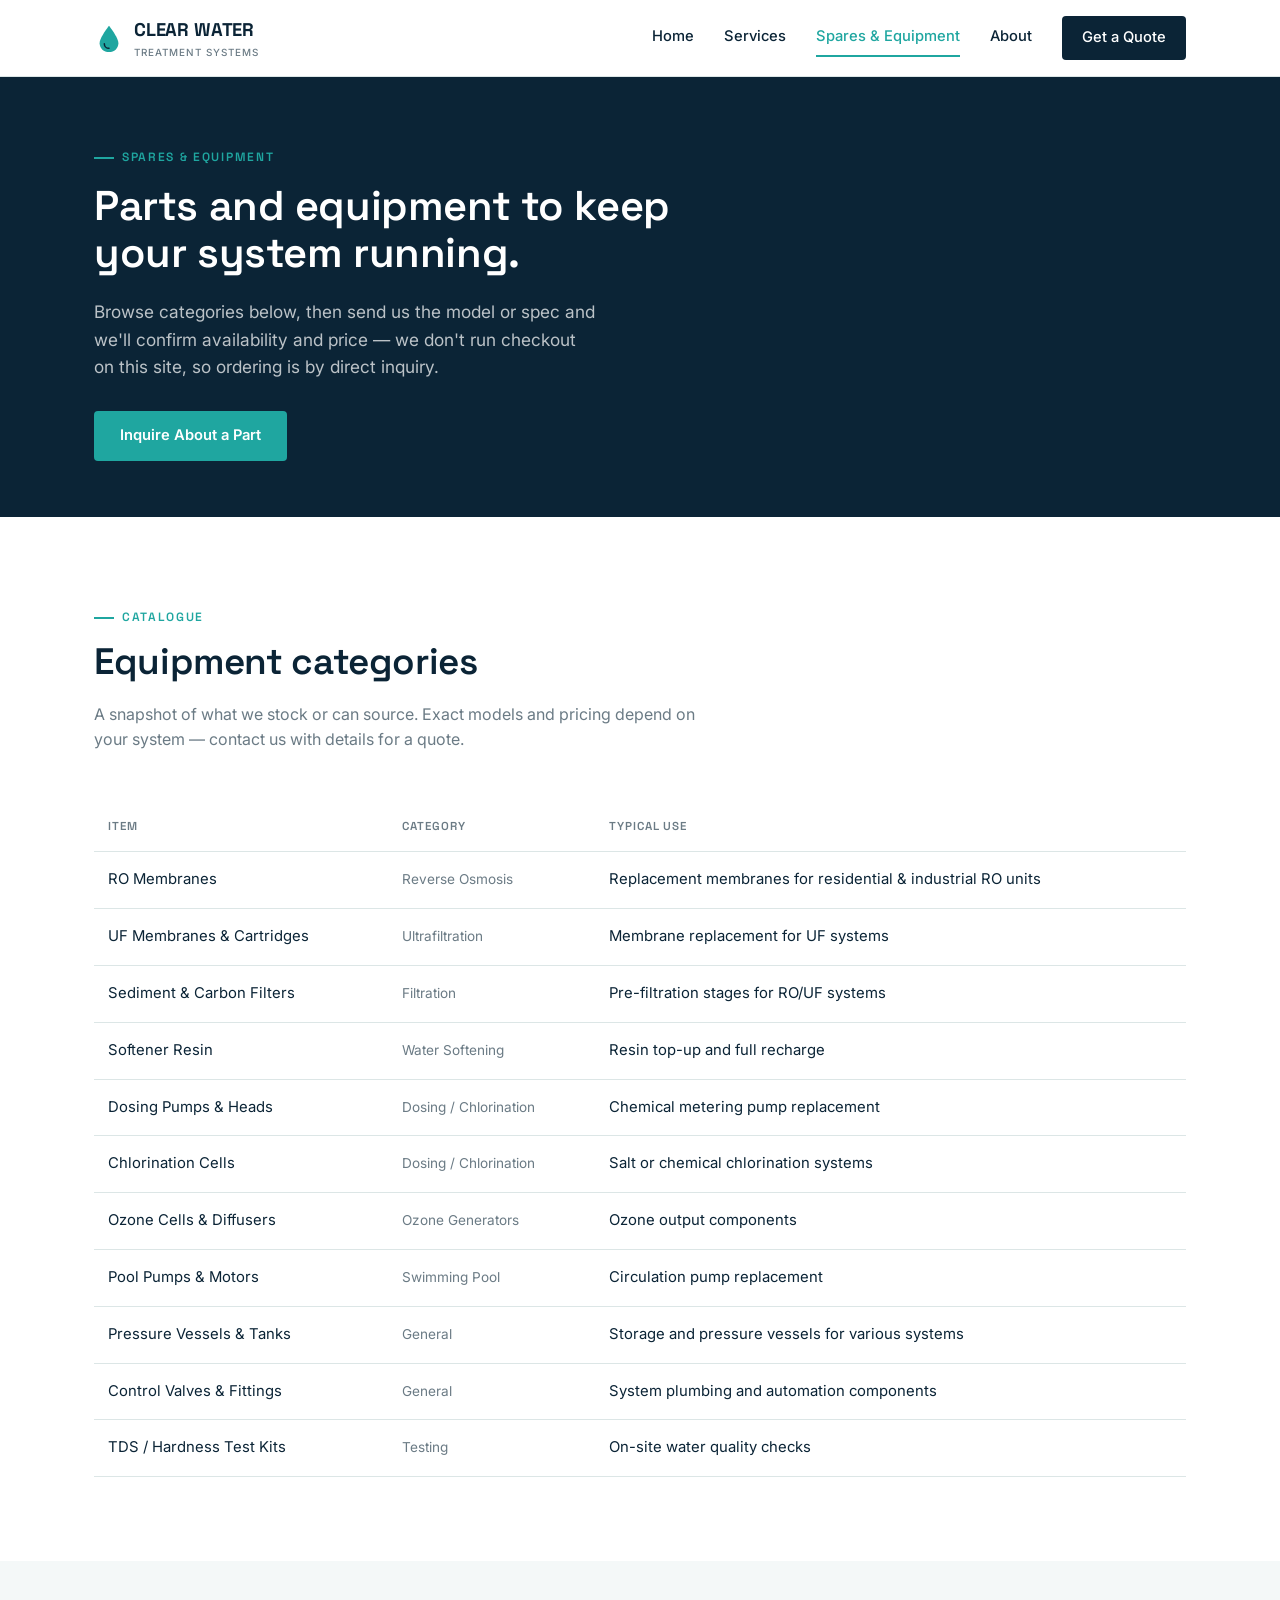
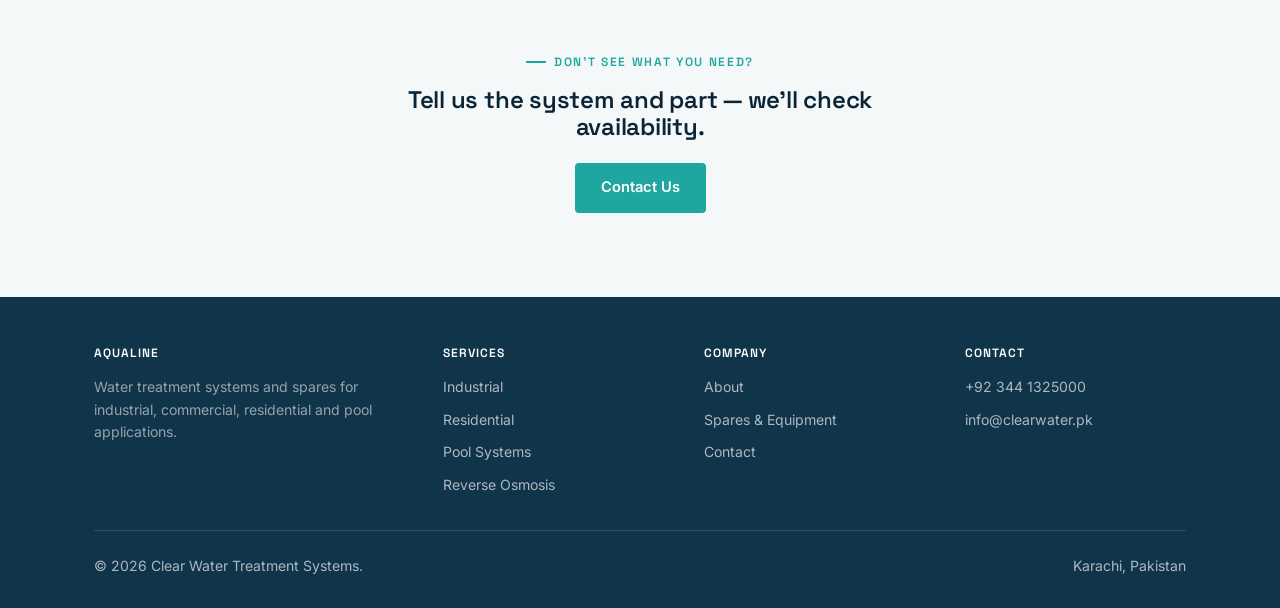
<file: spares.html>
<!DOCTYPE html>
<html lang="en">
<head>
<meta charset="UTF-8">
<meta name="viewport" content="width=device-width, initial-scale=1.0">
<title>Spares &amp; Equipment | Clear Water Treatment Systems</title>
<meta name="description" content="Spare parts and equipment for water treatment systems — membranes, pumps, filters, cells and more.">
<link rel="preconnect" href="https://fonts.googleapis.com">
<link href="https://fonts.googleapis.com/css2?family=Space+Grotesk:wght@500;600;700&family=Inter:wght@400;500;600&display=swap" rel="stylesheet">
<link rel="stylesheet" href="assets/styles.css">
</head>
<body>

<header class="site-header">
  <div class="wrap">
    <a href="index.html" class="logo">
      <svg class="logo-mark" viewBox="0 0 32 32" fill="none" xmlns="http://www.w3.org/2000/svg">
        <path d="M16 3C16 3 6 15.5 6 21.5C6 27.02 10.48 31 16 31C21.52 31 26 27.02 26 21.5C26 15.5 16 3 16 3Z" fill="#1FA6A0"/>
        <path d="M11 22C11 25 13.2 27 16 27" stroke="#0B2436" stroke-width="1.6" stroke-linecap="round"/>
      </svg>
      <span>CLEAR WATER<small>Treatment Systems</small></span>
    </a>
    <nav class="main-nav" id="mainNav">
      <a href="index.html">Home</a>
      <a href="services.html">Services</a>
      <a href="spares.html" aria-current="page">Spares &amp; Equipment</a>
      <a href="about.html">About</a>
      <a href="contact.html" class="nav-cta">Get a Quote</a>
    </nav>
    <button class="nav-toggle" aria-label="Toggle menu" aria-expanded="false">
      <span></span><span></span><span></span>
    </button>
  </div>
</header>

<section class="hero" style="padding:64px 0 56px;">
  <div class="wrap">
    <p class="eyebrow">Spares &amp; Equipment</p>
    <h1 style="max-width:22ch; font-size:clamp(1.9rem,3.4vw,2.6rem);">Parts and equipment to keep your system running.</h1>
    <p class="lead">Browse categories below, then send us the model or spec and we'll confirm availability and price — we don't run checkout on this site, so ordering is by direct inquiry.</p>
    <a href="contact.html" class="btn btn-primary">Inquire About a Part</a>
  </div>
</section>

<section class="section-light">
  <div class="wrap">
    <div class="section-head">
      <p class="eyebrow">Catalogue</p>
      <h2>Equipment categories</h2>
      <p>A snapshot of what we stock or can source. Exact models and pricing depend on your system — contact us with details for a quote.</p>
    </div>

    <table class="spares-table">
      <thead>
        <tr>
          <th>Item</th>
          <th>Category</th>
          <th>Typical use</th>
        </tr>
      </thead>
      <tbody>
        <tr><td>RO Membranes</td><td class="cat">Reverse Osmosis</td><td>Replacement membranes for residential &amp; industrial RO units</td></tr>
        <tr><td>UF Membranes &amp; Cartridges</td><td class="cat">Ultrafiltration</td><td>Membrane replacement for UF systems</td></tr>
        <tr><td>Sediment &amp; Carbon Filters</td><td class="cat">Filtration</td><td>Pre-filtration stages for RO/UF systems</td></tr>
        <tr><td>Softener Resin</td><td class="cat">Water Softening</td><td>Resin top-up and full recharge</td></tr>
        <tr><td>Dosing Pumps &amp; Heads</td><td class="cat">Dosing / Chlorination</td><td>Chemical metering pump replacement</td></tr>
        <tr><td>Chlorination Cells</td><td class="cat">Dosing / Chlorination</td><td>Salt or chemical chlorination systems</td></tr>
        <tr><td>Ozone Cells &amp; Diffusers</td><td class="cat">Ozone Generators</td><td>Ozone output components</td></tr>
        <tr><td>Pool Pumps &amp; Motors</td><td class="cat">Swimming Pool</td><td>Circulation pump replacement</td></tr>
        <tr><td>Pressure Vessels &amp; Tanks</td><td class="cat">General</td><td>Storage and pressure vessels for various systems</td></tr>
        <tr><td>Control Valves &amp; Fittings</td><td class="cat">General</td><td>System plumbing and automation components</td></tr>
        <tr><td>TDS / Hardness Test Kits</td><td class="cat">Testing</td><td>On-site water quality checks</td></tr>
      </tbody>
    </table>
  </div>
</section>

<section class="section-mist">
  <div class="wrap" style="text-align:center; max-width:640px; margin:0 auto;">
    <p class="eyebrow" style="justify-content:center;">Don't see what you need?</p>
    <h2>Tell us the system and part — we'll check availability.</h2>
    <a href="contact.html" class="btn btn-primary" style="margin-top:10px;">Contact Us</a>
  </div>
</section>

<footer class="site-footer">
  <div class="wrap">
    <div class="footer-grid">
      <div>
        <h4>Aqualine</h4>
        <p style="color:rgba(255,255,255,0.55); font-size:0.88rem; max-width:32ch;">Water treatment systems and spares for industrial, commercial, residential and pool applications.</p>
      </div>
      <div>
        <h4>Services</h4>
        <ul>
          <li><a href="services.html#industrial">Industrial</a></li>
          <li><a href="services.html#residential">Residential</a></li>
          <li><a href="services.html#pool">Pool Systems</a></li>
          <li><a href="services.html#ro">Reverse Osmosis</a></li>
        </ul>
      </div>
      <div>
        <h4>Company</h4>
        <ul>
          <li><a href="about.html">About</a></li>
          <li><a href="spares.html">Spares &amp; Equipment</a></li>
          <li><a href="contact.html">Contact</a></li>
        </ul>
      </div>
      <div>
        <h4>Contact</h4>
        <ul>
          <li><a href="tel:+920000000000">+92 344 1325000</a></li>
          <li><a href="mailto:info@yourdomain.com">info@clearwater.pk</a></li>
        </ul>
      </div>
    </div>
    <div class="footer-bottom">
      <span>© 2026 Clear Water Treatment Systems.</span>
      <span>Karachi, Pakistan</span>
    </div>
  </div>
</footer>

<script src="assets/script.js"></script>
</body>
</html>
</file>
<file: assets/styles.css>
/* ==========================================================================
   Design tokens
   ========================================================================== */
:root {
  --ink: #0B2436;        /* deep marine — primary text, dark sections */
  --marine: #10344A;     /* secondary dark, slightly lighter panel */
  --teal: #1FA6A0;       /* treated / clean water accent */
  --amber: #E8A33D;      /* industrial signage accent, CTAs */
  --mist: #F4F8F8;       /* light background */
  --paper: #FFFFFF;
  --steel: #6B7B85;      /* muted secondary text */
  --line: #DCE6E6;       /* hairline borders on light bg */
  --line-dark: rgba(255,255,255,0.12);

  --display: "Space Grotesk", "Arial Narrow", sans-serif;
  --body: "Inter", -apple-system, BlinkMacSystemFont, sans-serif;

  --radius: 4px;
  --container: 1140px;
}

* { box-sizing: border-box; }
html { scroll-behavior: smooth; }

body {
  margin: 0;
  font-family: var(--body);
  color: var(--ink);
  background: var(--paper);
  line-height: 1.6;
  -webkit-font-smoothing: antialiased;
}

h1, h2, h3, h4 {
  font-family: var(--display);
  font-weight: 600;
  line-height: 1.15;
  margin: 0 0 0.5em;
  letter-spacing: -0.01em;
}

p { margin: 0 0 1em; color: var(--steel); }
a { color: inherit; text-decoration: none; }
img { max-width: 100%; display: block; }

.wrap {
  max-width: var(--container);
  margin: 0 auto;
  padding: 0 24px;
}

.eyebrow {
  font-family: var(--display);
  font-size: 0.75rem;
  font-weight: 600;
  letter-spacing: 0.14em;
  text-transform: uppercase;
  color: var(--teal);
  display: inline-flex;
  align-items: center;
  gap: 8px;
  margin-bottom: 14px;
}
.eyebrow::before {
  content: "";
  width: 20px;
  height: 2px;
  background: var(--teal);
  display: inline-block;
}

/* ==========================================================================
   Header / nav
   ========================================================================== */
.site-header {
  position: sticky;
  top: 0;
  z-index: 50;
  background: rgba(255,255,255,0.92);
  backdrop-filter: blur(8px);
  border-bottom: 1px solid var(--line);
}
.site-header .wrap {
  display: flex;
  align-items: center;
  justify-content: space-between;
  height: 76px;
}
.logo {
  font-family: var(--display);
  font-weight: 700;
  font-size: 1.15rem;
  letter-spacing: -0.01em;
  display: flex;
  align-items: center;
  gap: 10px;
}
.logo-mark {
  width: 30px;
  height: 30px;
  flex-shrink: 0;
}
.logo small {
  display: block;
  font-family: var(--body);
  font-weight: 500;
  font-size: 0.62rem;
  letter-spacing: 0.1em;
  text-transform: uppercase;
  color: var(--steel);
  margin-top: 1px;
}
.main-nav {
  display: flex;
  align-items: center;
  gap: 30px;
}
.main-nav a {
  font-size: 0.92rem;
  font-weight: 500;
  color: var(--ink);
  padding: 6px 0;
  border-bottom: 2px solid transparent;
  transition: border-color 0.15s ease, color 0.15s ease;
}
.main-nav a:hover,
.main-nav a[aria-current="page"] {
  border-color: var(--teal);
  color: var(--teal);
}
.nav-cta {
  background: var(--ink);
  color: #fff !important;
  padding: 10px 20px !important;
  border-radius: var(--radius);
  border-bottom: none !important;
}
.nav-cta:hover {
  background: var(--teal);
  color: #fff !important;
}
.nav-toggle {
  display: none;
  background: none;
  border: none;
  cursor: pointer;
  padding: 8px;
}
.nav-toggle span {
  display: block;
  width: 22px;
  height: 2px;
  background: var(--ink);
  margin: 5px 0;
}

/* ==========================================================================
   Flow stage signature element — Intake / Filtration / Treatment / Output
   ========================================================================== */
.flow-stages {
  display: flex;
  align-items: center;
  gap: 0;
  margin: 28px 0;
}
.flow-stage {
  display: flex;
  align-items: center;
  gap: 10px;
  padding-right: 18px;
}
.flow-stage .dot {
  width: 9px;
  height: 9px;
  border-radius: 50%;
  background: var(--steel);
  flex-shrink: 0;
}
.flow-stage.is-active .dot { background: var(--teal); }
.flow-stage span {
  font-family: var(--display);
  font-size: 0.72rem;
  font-weight: 600;
  letter-spacing: 0.08em;
  text-transform: uppercase;
  color: var(--steel);
  white-space: nowrap;
}
.flow-stage.is-active span { color: var(--ink); }
.flow-connector {
  flex: 1 1 auto;
  height: 1px;
  background: repeating-linear-gradient(90deg, var(--line) 0 6px, transparent 6px 11px);
  min-width: 20px;
  margin-right: 18px;
}

/* ==========================================================================
   Hero
   ========================================================================== */
.hero {
  background: var(--ink);
  color: #fff;
  padding: 90px 0 100px;
  position: relative;
  overflow: hidden;
}
.hero .wrap {
  position: relative;
  z-index: 2;
}
.hero-grid {
  display: grid;
  grid-template-columns: 1.1fr 0.9fr;
  gap: 60px;
  align-items: center;
}
.hero h1 {
  font-size: clamp(2.2rem, 4vw, 3.4rem);
  color: #fff;
  max-width: 12ch;
}
.hero p.lead {
  color: rgba(255,255,255,0.72);
  font-size: 1.08rem;
  max-width: 46ch;
  margin-bottom: 30px;
}
.hero .flow-stage span,
.hero .flow-stage .dot { }
.hero .flow-stage span { color: rgba(255,255,255,0.55); }
.hero .flow-stage.is-active span { color: #fff; }
.hero .flow-connector { background: repeating-linear-gradient(90deg, rgba(255,255,255,0.22) 0 6px, transparent 6px 11px); }

.btn-row { display: flex; gap: 14px; margin-top: 34px; flex-wrap: wrap; }
.btn {
  display: inline-flex;
  align-items: center;
  gap: 8px;
  font-weight: 600;
  font-size: 0.92rem;
  padding: 13px 26px;
  border-radius: var(--radius);
  transition: transform 0.15s ease, background 0.15s ease;
}
.btn-primary { background: var(--teal); color: #fff; }
.btn-primary:hover { background: #189189; transform: translateY(-1px); }
.btn-ghost { border: 1px solid rgba(255,255,255,0.3); color: #fff; }
.btn-ghost:hover { border-color: #fff; }
.btn-dark { border: 1px solid var(--line); color: var(--ink); }
.btn-dark:hover { border-color: var(--ink); }

.hero-diagram {
  width: 100%;
  height: auto;
}

/* ==========================================================================
   Sections generic
   ========================================================================== */
section { padding: 84px 0; }
.section-light { background: var(--paper); }
.section-mist { background: var(--mist); }
.section-dark { background: var(--ink); color: #fff; }
.section-dark p { color: rgba(255,255,255,0.68); }
.section-dark h2 { color: #fff; }

.section-head {
  max-width: 62ch;
  margin-bottom: 48px;
}
.section-head h2 { font-size: clamp(1.7rem, 3vw, 2.3rem); }

/* Service cards grid */
.svc-grid {
  display: grid;
  grid-template-columns: repeat(3, 1fr);
  gap: 1px;
  background: var(--line);
  border: 1px solid var(--line);
}
.svc-card {
  background: var(--paper);
  padding: 34px 30px;
  display: flex;
  flex-direction: column;
}
.svc-card .num {
  font-family: var(--display);
  font-size: 0.75rem;
  color: var(--teal);
  font-weight: 600;
  margin-bottom: 16px;
}
.svc-card h3 { font-size: 1.15rem; margin-bottom: 10px; }
.svc-card p { font-size: 0.93rem; margin-bottom: 18px; flex: 1; }
.svc-card a.more {
  font-size: 0.85rem;
  font-weight: 600;
  color: var(--ink);
  border-bottom: 1px solid var(--ink);
  align-self: flex-start;
}
.svc-card a.more:hover { color: var(--teal); border-color: var(--teal); }

/* Detailed service block (used on services.html) */
.svc-detail {
  display: grid;
  grid-template-columns: 0.85fr 1.15fr;
  gap: 56px;
  padding: 64px 0;
  border-bottom: 1px solid var(--line);
  align-items: start;
}
.svc-detail:last-child { border-bottom: none; }
.svc-detail .tag {
  display: inline-block;
  font-size: 0.7rem;
  font-weight: 600;
  letter-spacing: 0.08em;
  text-transform: uppercase;
  padding: 5px 10px;
  border: 1px solid var(--line);
  border-radius: 3px;
  color: var(--steel);
  margin-bottom: 14px;
}
.svc-detail h2 { font-size: 1.5rem; }
.svc-detail ul {
  margin: 18px 0 0;
  padding: 0;
  list-style: none;
}
.svc-detail li {
  padding: 10px 0;
  border-top: 1px solid var(--line);
  font-size: 0.94rem;
  color: var(--ink);
  display: flex;
  gap: 10px;
}
.svc-detail li::before {
  content: "";
  width: 6px;
  height: 6px;
  border-radius: 50%;
  background: var(--teal);
  margin-top: 8px;
  flex-shrink: 0;
}

/* Stats strip */
.stats {
  display: grid;
  grid-template-columns: repeat(4, 1fr);
  border-top: 1px solid var(--line-dark);
  border-bottom: 1px solid var(--line-dark);
}
.stat { padding: 30px 0; text-align: left; }
.stat b {
  display: block;
  font-family: var(--display);
  font-size: 2rem;
  color: var(--teal);
}
.stat span { font-size: 0.85rem; color: rgba(255,255,255,0.6); }

/* Spares table */
.spares-table {
  width: 100%;
  border-collapse: collapse;
  margin-top: 10px;
}
.spares-table th, .spares-table td {
  text-align: left;
  padding: 16px 14px;
  border-bottom: 1px solid var(--line);
  font-size: 0.93rem;
}
.spares-table th {
  font-family: var(--display);
  font-size: 0.72rem;
  letter-spacing: 0.08em;
  text-transform: uppercase;
  color: var(--steel);
  font-weight: 600;
}
.spares-table td.cat { color: var(--steel); font-size: 0.85rem; }
.spares-table tr:hover td { background: var(--mist); }

/* Contact */
.contact-grid {
  display: grid;
  grid-template-columns: 1fr 1fr;
  gap: 60px;
}
.contact-list { list-style: none; padding: 0; margin: 30px 0 0; }
.contact-list li {
  padding: 18px 0;
  border-top: 1px solid var(--line-dark);
  display: flex;
  flex-direction: column;
  gap: 3px;
}
.contact-list li b { font-size: 0.72rem; letter-spacing: 0.08em; text-transform: uppercase; color: var(--teal); font-family: var(--display); }
.contact-list li span { color: rgba(255,255,255,0.85); }

form.inquiry { display: grid; gap: 16px; }
form.inquiry label {
  display: block;
  font-size: 0.78rem;
  font-weight: 600;
  letter-spacing: 0.04em;
  text-transform: uppercase;
  color: var(--steel);
  margin-bottom: 6px;
}
form.inquiry input,
form.inquiry select,
form.inquiry textarea {
  width: 100%;
  padding: 12px 14px;
  border: 1px solid var(--line);
  border-radius: var(--radius);
  font-family: var(--body);
  font-size: 0.95rem;
  background: var(--paper);
  color: var(--ink);
}
form.inquiry textarea { resize: vertical; min-height: 100px; }
form.inquiry input:focus,
form.inquiry select:focus,
form.inquiry textarea:focus {
  outline: 2px solid var(--teal);
  outline-offset: 1px;
}
form.inquiry button { justify-self: start; margin-top: 6px; border: none; cursor: pointer; }

/* Footer */
.site-footer {
  background: var(--marine);
  color: rgba(255,255,255,0.65);
  padding: 50px 0 30px;
  font-size: 0.88rem;
}
.footer-grid {
  display: grid;
  grid-template-columns: 1.4fr 1fr 1fr 1fr;
  gap: 40px;
  padding-bottom: 34px;
  border-bottom: 1px solid var(--line-dark);
}
.footer-grid h4 {
  color: #fff;
  font-size: 0.75rem;
  letter-spacing: 0.08em;
  text-transform: uppercase;
  margin-bottom: 16px;
}
.footer-grid ul { list-style: none; padding: 0; margin: 0; display: grid; gap: 10px; }
.footer-grid a:hover { color: #fff; }
.footer-bottom {
  padding-top: 24px;
  display: flex;
  justify-content: space-between;
  flex-wrap: wrap;
  gap: 10px;
}

/* ==========================================================================
   Responsive
   ========================================================================== */
@media (max-width: 900px) {
  .hero-grid { grid-template-columns: 1fr; gap: 40px; }
  .svc-grid { grid-template-columns: repeat(2, 1fr); }
  .svc-detail { grid-template-columns: 1fr; gap: 24px; }
  .stats { grid-template-columns: repeat(2, 1fr); }
  .contact-grid { grid-template-columns: 1fr; }
  .footer-grid { grid-template-columns: repeat(2, 1fr); }
  .flow-stage span { display: none; }
}
@media (max-width: 640px) {
  .main-nav { position: fixed; inset: 76px 0 0 0; background: #fff; flex-direction: column; align-items: flex-start; padding: 30px 24px; gap: 20px; display: none; }
  .main-nav.is-open { display: flex; }
  .nav-toggle { display: block; }
  .svc-grid { grid-template-columns: 1fr; }
  section { padding: 56px 0; }
  .hero { padding: 60px 0 70px; }
}

/* Reduced motion */
@media (prefers-reduced-motion: reduce) {
  html { scroll-behavior: auto; }
  * { transition: none !important; }
}

/* Focus visibility */
a:focus-visible, button:focus-visible, input:focus-visible, textarea:focus-visible, select:focus-visible {
  outline: 2px solid var(--teal);
  outline-offset: 2px;
}
</file>
